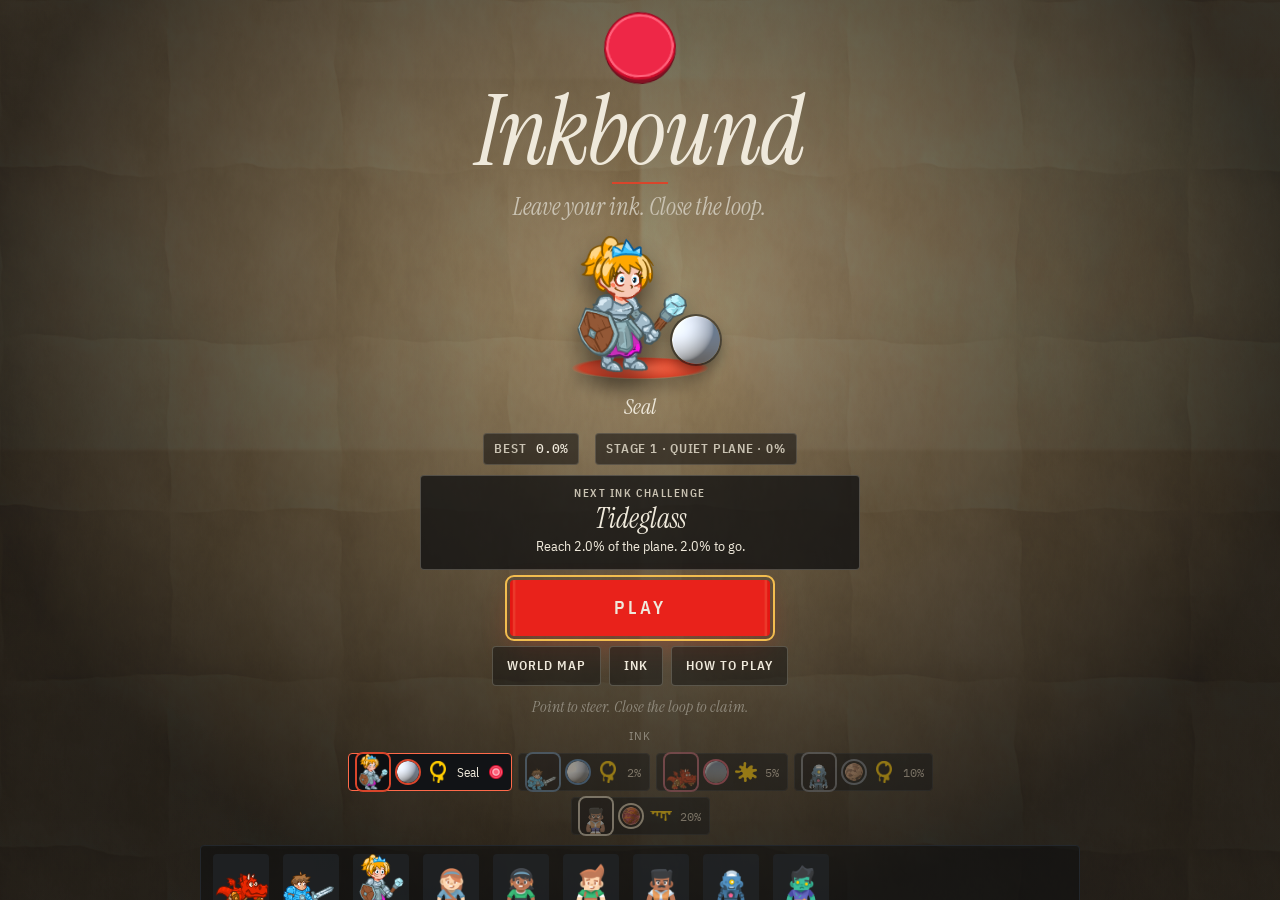
<file: index.html>
<!doctype html>
<html lang="en">
<head>
  <meta charset="utf-8">
  <meta name="viewport" content="width=device-width, initial-scale=1, viewport-fit=cover, user-scalable=no">
  <meta name="theme-color" content="#0b0c0e">
  <meta name="color-scheme" content="dark">
  <meta name="description" content="Inkbound — steer your ink across the plane, close the loop, claim what you enclose.">
  <link rel="icon" href="data:image/svg+xml,%3Csvg xmlns='http://www.w3.org/2000/svg' viewBox='0 0 32 32'%3E%3Crect width='32' height='32' rx='5' fill='%23d9452b'/%3E%3C/svg%3E">
  <title>Inkbound</title>

  <link rel="preconnect" href="https://fonts.googleapis.com">
  <link rel="preconnect" href="https://fonts.gstatic.com" crossorigin>
  <link rel="stylesheet" href="https://fonts.googleapis.com/css2?family=IBM+Plex+Mono:wght@500&family=IBM+Plex+Sans+Condensed:wght@400;500;600&family=Instrument+Serif:ital@0;1&display=swap">
  <link rel="stylesheet" href="css/style.css?v=pages-1">

  <script type="module" src="src/main.js?v=pages-1"></script>
</head>
<body data-mode="title">
  <main class="stage">
    <canvas id="game" aria-label="Inkbound arena">
      Inkbound needs a browser with Canvas support.
    </canvas>

    <section class="title-screen" data-screen="title" aria-labelledby="title-name">
      <div class="title-screen__plate" aria-hidden="true"></div>
      <div class="title-screen__shade" aria-hidden="true"></div>
      <div class="title-screen__grain" aria-hidden="true"></div>
      <div class="title-screen__content">
        <header class="title-hero">
          <span class="title-hero__seal" aria-hidden="true"></span>
          <h1 class="title-hero__name" id="title-name">Inkbound</h1>
          <span class="title-hero__rule" aria-hidden="true"></span>
          <p class="title-hero__tag">Leave your ink. Close the loop.</p>
        </header>

        <figure class="title-preview">
          <div class="title-preview__pair">
            <span class="title-preview__disk" aria-hidden="true"></span>
            <img class="title-preview__figure" data-title="figure" alt="">
            <img class="title-preview__orb" data-title="orb" alt="">
          </div>
          <figcaption class="title-preview__name" data-title="skin-name">Seal</figcaption>
        </figure>

        <div class="title-meta">
          <p class="title-meta__best">Best <span data-title="best">0.0%</span></p>
          <p class="title-meta__stage" data-title="stage">Stage 1 · Quiet Plane · 0%</p>
        </div>

        <section class="title-next" data-title="next" aria-label="Next ink challenge">
          <p class="title-next__kicker">Next ink challenge</p>
          <p class="title-next__name" data-title="next-name">Tideglass</p>
          <p class="title-next__gate" data-title="next-gate">Reach 2.0% of the plane. 2.0% to go.</p>
        </section>

        <button type="button" class="btn-play" data-title="play">Play</button>
        <nav class="title-routes" aria-label="Menu">
          <button type="button" class="btn-route" data-title="map">World map</button>
          <button type="button" class="btn-route" data-title="ink">Ink</button>
          <button type="button" class="btn-route" data-title="howto">How to play</button>
        </nav>
        <p class="title-hint">Point to steer. Close the loop to claim.</p>

        <div class="title-ink">
          <span class="title-ink__label">Ink</span>
          <div class="skin-picker" data-title="skins"></div>
        </div>

        <div class="hud-cast title-cast" data-hud="cast" aria-label="Figures"></div>
      </div>
    </section>

    <!--
      SYS2 world-map mount.
      data-screen="map" and game.state "map" while this screen is showing.
      The match does not tick. Replace [data-map="board"] or call
      window.InkboundFlow.mountMap(function (board, status, catalog) {}).
      Leave [data-map="play"], [data-map="home"], and [data-map="ink"].
    -->
    <section class="shell-screen map-screen" data-screen="map" hidden aria-labelledby="map-title">
      <div class="shell-screen__plate" aria-hidden="true"></div>
      <div class="shell-screen__shade" aria-hidden="true"></div>
      <div class="shell-screen__grain" aria-hidden="true"></div>
      <div class="shell-screen__content">
        <p class="shell-kicker">Planes</p>
        <h2 class="shell-title" id="map-title">World map</h2>
        <p class="shell-status" data-map="status">Stage 1 · Quiet Plane · 0%</p>
        <div class="map-board" data-map="board" data-map-hook="sys2" aria-label="Planes"></div>
        <p class="shell-detail" data-map="detail">Play continues on Quiet Plane.</p>
        <div class="shell-actions">
          <button type="button" class="btn-play" data-map="play">Play</button>
          <button type="button" class="btn-home" data-map="ink">Ink</button>
          <button type="button" class="btn-home" data-map="home">Home</button>
        </div>
      </div>
    </section>

    <section class="shell-screen howto-screen" data-screen="howto" hidden aria-labelledby="howto-title">
      <div class="shell-screen__plate" aria-hidden="true"></div>
      <div class="shell-screen__shade" aria-hidden="true"></div>
      <div class="shell-screen__grain" aria-hidden="true"></div>
      <div class="shell-screen__content">
        <p class="shell-kicker">Before you ink</p>
        <h2 class="shell-title" id="howto-title">How to play</h2>
        <ol class="howto-list">
          <li><strong>Steer.</strong> Point, or hold WASD. The bead keeps moving.</li>
          <li><strong>Leave a line.</strong> Inside your ink you are safe. Step outside and you lay a wet line.</li>
          <li><strong>Close the loop.</strong> Come home across your own ink to claim the ground you enclosed.</li>
          <li><strong>Do not cross your line.</strong> Your own wet trail ends the run.</li>
          <li><strong>Guard the trail.</strong> An enemy bead on your wet line cuts you. Their body does not. The rim does not.</li>
          <li><strong>Take the plane.</strong> Own every cell and the plane is yours. Your best share opens new inks.</li>
        </ol>
        <div class="shell-actions">
          <button type="button" class="btn-play" data-howto="play">Play</button>
          <button type="button" class="btn-home" data-howto="home">Home</button>
        </div>
      </div>
    </section>

    <section class="shell-screen ink-screen" data-screen="ink" hidden aria-labelledby="ink-title">
      <div class="shell-screen__plate" aria-hidden="true"></div>
      <div class="shell-screen__shade" aria-hidden="true"></div>
      <div class="shell-screen__grain" aria-hidden="true"></div>
      <div class="shell-screen__content">
        <p class="shell-kicker">Your figure</p>
        <h2 class="shell-title" id="ink-title">Choose your ink</h2>
        <figure class="title-preview">
          <div class="title-preview__pair">
            <span class="title-preview__disk" aria-hidden="true"></span>
            <img class="title-preview__figure" data-ink="figure" alt="">
            <img class="title-preview__orb" data-ink="orb" alt="">
          </div>
          <figcaption class="title-preview__name" data-ink="skin-name">Seal</figcaption>
        </figure>
        <p class="shell-detail" data-ink="blurb">The stamped vermilion.</p>
        <p class="shell-detail" data-ink="next">Tideglass</p>
        <div class="skin-picker ink-picker" data-ink="skins"></div>
        <div class="shell-actions">
          <button type="button" class="btn-play" data-ink="play">Play</button>
          <button type="button" class="btn-home" data-ink="map">World map</button>
          <button type="button" class="btn-home" data-ink="home">Home</button>
        </div>
      </div>
    </section>

    <!--
      HUD root. src/render/Hud.js owns everything inside #hud.
      The child elements below are optional hooks; Hud.js may fill, replace, or ignore them.
      Class contract is documented in css/style.css.
    -->
    <div id="hud" class="hud" aria-hidden="true">
      <header class="hud__brand brand">
        <span class="brand__seal" aria-hidden="true"></span>
        <span class="brand__word">Inkbound</span>
        <button type="button" class="btn-menu" data-hud="menu">Home</button>
      </header>

      <section class="hud-percent" aria-live="polite" aria-atomic="true">
        <span class="hud-percent__value" data-hud="percent">0.0<small>%</small></span>
        <span class="hud-percent__label">of the plane</span>
        <span class="hud-percent__best">Best <span data-hud="best">0.0%</span></span>
        <div class="hud-stage" data-hud="stage">
          <div class="hud-stage__meta">
            <span class="hud-stage__name" data-hud="stage-name">Stage 1 · Quiet Plane</span>
            <span class="hud-stage__pct" data-hud="stage-pct">0%</span>
          </div>
          <div class="hud-stage__track" role="progressbar" aria-label="Stage completion" aria-valuemin="0" aria-valuemax="100" aria-valuenow="0" data-hud="stage-bar">
            <span class="hud-stage__fill" data-hud="stage-fill"></span>
          </div>
        </div>
      </section>

      <ol class="hud-board" data-hud="board" aria-label="Leaderboard"></ol>

      <ol class="hud-feed" data-hud="feed" aria-label="Recent cuts" hidden></ol>

      <p class="hud-hint" data-hud="hint">Point to steer. Close the loop to claim.</p>

      <div class="hud-overlay" data-hud="overlay" role="dialog" aria-modal="true" aria-labelledby="hud-overlay-title" hidden>
        <div class="hud-overlay__card">
          <span class="hud-overlay__medal" data-hud="overlay-medal" hidden aria-hidden="true"></span>
          <p class="hud-overlay__kicker" data-hud="overlay-kicker"></p>
          <h2 class="hud-overlay__title" id="hud-overlay-title" data-hud="overlay-title"></h2>
          <p class="hud-overlay__line" data-hud="overlay-line" hidden></p>
          <p class="hud-overlay__stats" data-hud="overlay-stats"></p>
          <p class="hud-overlay__best" data-hud="overlay-best"></p>
          <div class="hud-overlay__unlocks" data-hud="overlay-unlocks" hidden aria-live="polite"></div>
          <p class="hud-overlay__stage" data-hud="overlay-stage"></p>
          <div class="hud-overlay__ink">
            <span class="hud-overlay__ink-label">Ink</span>
            <div class="skin-picker" data-hud="skins"></div>
          </div>
          <div class="hud-overlay__actions">
            <button type="button" class="btn-restart" data-hud="restart">Restart</button>
            <button type="button" class="btn-home" data-hud="map">Map</button>
            <button type="button" class="btn-home" data-hud="home">Home</button>
          </div>
        </div>
      </div>
    </div>

    <noscript>
      <p class="noscript">Inkbound needs JavaScript to run.</p>
    </noscript>
  </main>
</body>
</html>
</file>
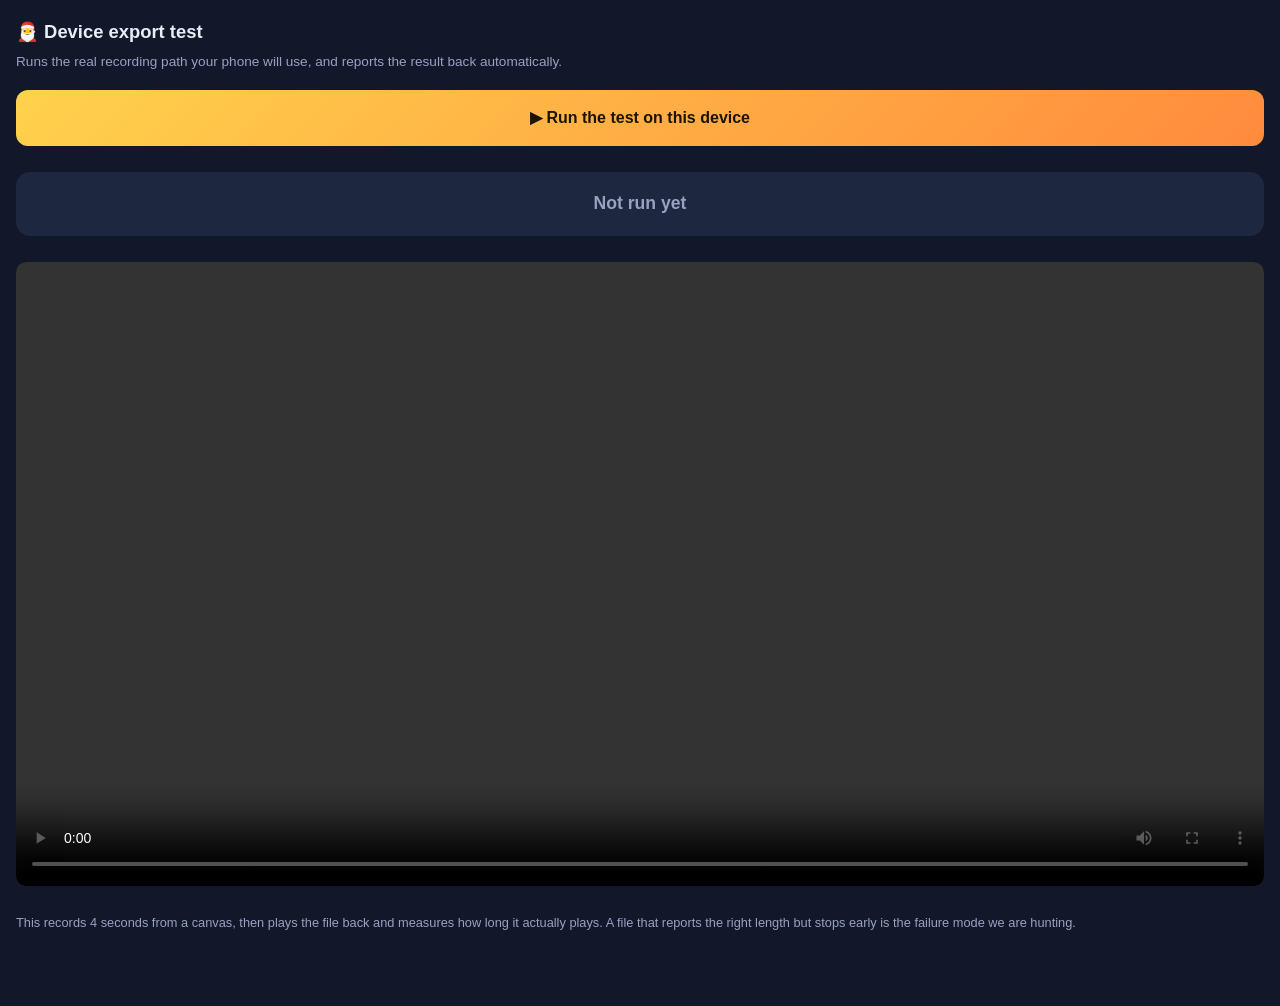
<file: mobile_test.html>
<!DOCTYPE html>
<html lang="en">
<head>
<meta charset="UTF-8">
<meta name="viewport" content="width=device-width, initial-scale=1.0, viewport-fit=cover">
<title>Santa — device export test</title>
<style>
  body { font:16px/1.55 -apple-system,BlinkMacSystemFont,"Segoe UI",Roboto,sans-serif;
         background:#12172a; color:#e9edf7; margin:0; padding:18px 16px 60px; }
  h1 { font-size:1.15rem; margin:0 0 4px; }
  .sub { color:#98a2c0; font-size:.85rem; margin:0 0 18px; }
  button { font:inherit; font-weight:600; padding:16px; width:100%; border-radius:12px;
           border:0; margin-bottom:12px; background:linear-gradient(135deg,#ffd24c,#ff8b3d); color:#1a1400; }
  button.ghost { background:#1e2740; color:#e9edf7; }
  .verdict { padding:18px; border-radius:14px; font-weight:700; font-size:1.1rem;
             margin:14px 0; text-align:center; }
  .pass { background:#134d36; color:#7ff0bd; }
  .fail { background:#5c1a1a; color:#ff9d9d; }
  .warn { background:#5c4a12; color:#ffd980; }
  .busy { background:#1e2740; color:#98a2c0; }
  table { width:100%; border-collapse:collapse; font-size:.82rem; margin-top:10px; }
  td { padding:7px 4px; border-bottom:1px solid rgba(255,255,255,.08); vertical-align:top; }
  td:last-child { text-align:right; white-space:nowrap; }
  .ok { color:#7ff0bd; } .no { color:#ff9d9d; } .mid { color:#ffd980; }
  .note { color:#98a2c0; font-size:.8rem; margin-top:20px; }
  video { width:100%; border-radius:10px; margin-top:12px; background:#000; }
</style>
</head>
<body>
<h1>🎅 Device export test</h1>
<p class="sub">Runs the real recording path your phone will use, and reports the result back automatically.</p>

<button id="go">▶ Run the test on this device</button>
<div class="verdict busy" id="v">Not run yet</div>

<table id="t"></table>
<video id="play" controls playsinline></video>
<p class="note">This records 4 seconds from a canvas, then plays the file back and
measures how long it actually plays. A file that reports the right length but
stops early is the failure mode we are hunting.</p>

<script>
const V = document.getElementById("v"), T = document.getElementById("t");
const rows = [];
function add(name, val, cls) {
  rows.push([name, val, cls || ""]);
  T.innerHTML = rows.map(r => `<tr><td>${r[0]}</td><td class="${r[2]}">${r[1]}</td></tr>`).join("");
}
const say = (t, c) => { V.textContent = t; V.className = "verdict " + c; };

// Report to the collector if one is reachable; never let that break the test.
function report(payload) {
  const go = () => {
    try {
      fetch("/report", {
        method: "POST", headers: { "Content-Type": "application/json" },
        body: JSON.stringify(payload), keepalive: true,
      }).catch(() => {});
    } catch (e) {}
  };
  // Same-origin when served by the collector; fall back to no-op.
  go();
}

const canvas = document.createElement("canvas");
canvas.width = 640; canvas.height = 400;
const cx = canvas.getContext("2d");

let frames = 0;
function draw(t) {
  // A deliberately busy scene: moving shapes catch dropped/black frames that a
  // static colour test would miss.
  cx.fillStyle = "#1a2138"; cx.fillRect(0, 0, 640, 400);
  cx.fillStyle = "#c1272d";
  cx.beginPath();
  cx.arc(320 + Math.cos(t / 400) * 180, 200 + Math.sin(t / 400) * 90, 55, 0, 7);
  cx.fill();
  cx.fillStyle = "#ffd24c";
  cx.fillRect(20, 20, (t / 16) % 600, 24);
  frames++;
  if (running) requestAnimationFrame(draw);
}
let running = false;

function supportedTypes() {
  if (typeof MediaRecorder === "undefined") return [];
  return [
    "video/mp4;codecs=avc1.42E01E",
    "video/mp4",
    "video/webm;codecs=vp9",
    "video/webm;codecs=vp8",
    "video/webm",
  ].filter(t => {
    try { return MediaRecorder.isTypeSupported(t); } catch (e) { return false; }
  });
}

document.getElementById("go").addEventListener("click", run);

async function run() {
  running = true; frames = 0;
  say("Testing…", "busy");
  add("MediaRecorder", typeof MediaRecorder !== "undefined" ? "available" : "MISSING",
      typeof MediaRecorder !== "undefined" ? "ok" : "no");
  add("canvas.captureStream", typeof canvas.captureStream === "function" ? "available" : "MISSING",
      typeof canvas.captureStream === "function" ? "ok" : "no");
  add("VideoEncoder (WebCodecs)", typeof VideoEncoder !== "undefined" ? "available" : "absent",
      typeof VideoEncoder !== "undefined" ? "ok" : "mid");

  const types = supportedTypes();
  add("Encoders offered", types.length ? types.map(t => t.split(";")[0]).join(", ") : "none",
      types.length ? "ok" : "no");
  if (!types.length) {
    say("FAIL — this browser cannot record video", "fail");
    report({ test: "export", verdict: "fail", reason: "no supported mime type", ua: navigator.userAgent });
    return;
  }

  const mime = types[0];
  const stream = canvas.captureStream(30);
  const chunks = [];
  let rec;
  try {
    rec = new MediaRecorder(stream, { mimeType: mime, videoBitsPerSecond: 2_000_000 });
  } catch (e) {
    say("FAIL — MediaRecorder rejected the encoder", "fail");
    report({ test: "export", verdict: "fail", reason: "constructor threw: " + e.message, ua: navigator.userAgent });
    return;
  }
  rec.ondataavailable = e => { if (e.data && e.data.size) chunks.push(e.data); };
  const stopped = new Promise(r => (rec.onstop = r));
  rec.start(250);

  requestAnimationFrame(draw);
  await new Promise(r => setTimeout(r, 4000));
  rec.stop();
  await stopped;
  running = false;

  const blob = new Blob(chunks, { type: mime });
  const bytes = blob.size;
  add("Recorded size", (bytes / 1024).toFixed(0) + " KB", bytes > 20000 ? "ok" : "no");
  add("Frames drawn", String(frames), frames > 60 ? "ok" : "mid");

  if (bytes < 10000) {
    say("FAIL — the recording came out empty", "fail");
    report({ test: "export", verdict: "fail", reason: "blob only " + bytes + " bytes", ua: navigator.userAgent });
    return;
  }

  // The real test: does it actually PLAY, and for how long?
  const url = URL.createObjectURL(blob);
  const v = document.getElementById("play");
  v.src = url;
  const meta = await new Promise(res => {
    v.onloadedmetadata = () => res({ dur: v.duration, w: v.videoWidth, h: v.videoHeight });
    v.onerror = () => res(null);
    setTimeout(() => res(null), 6000);
  });

  if (!meta) {
    say("FAIL — the file will not play at all", "fail");
    report({ test: "export", verdict: "fail", reason: "video element refused the blob", mime, bytes, ua: navigator.userAgent });
    return;
  }
  add("Reported duration", meta.dur ? meta.dur.toFixed(2) + "s" : "unknown", meta.dur > 0 ? "ok" : "mid");
  add("Resolution", meta.w + "x" + meta.h, "mid");

  // Play it through and see how much of the duration actually advances.
  const played = await new Promise(res => {
    let end = 0;
    const t0 = performance.now();
    v.onended = () => { end = v.currentTime; };
    v.currentTime = 0;
    const iv = setInterval(() => {
      end = Math.max(end, v.currentTime);
      if (v.ended || performance.now() - t0 > 12000) { clearInterval(iv); res(end); }
    }, 120);
    v.play().catch(() => {});
  });

  const expected = meta.dur && meta.dur > 0 ? meta.dur : 4;
  const got = played > 0 ? played : 0;
  const ratio = got / expected;
  add("Actually played", got.toFixed(2) + "s of " + expected.toFixed(2) + "s",
      ratio > 0.8 ? "ok" : "no");

  if (ratio > 0.8) {
    say("PASS — video records and plays in full", "pass");
    report({ test: "export", verdict: "pass", mime, bytes, expected, got, ua: navigator.userAgent });
  } else if (got > 0.2) {
    say("PARTIAL — plays then freezes (" + got.toFixed(1) + "s of " + expected.toFixed(1) + "s)", "warn");
    report({ test: "export", verdict: "partial", mime, bytes, expected, got, ua: navigator.userAgent });
  } else {
    say("FAIL — records but does not play", "fail");
    report({ test: "export", verdict: "fail", reason: "played " + got.toFixed(2) + "s", mime, bytes, ua: navigator.userAgent });
  }
}
</script>
</body>
</html>
</file>
<file: css/style.css>
/* ==========================================================================
   Inkbound — style.css
   Tokens are canonical: src/render/* should read them via getComputedStyle
   rather than hard-coding hex values. See docs/BRAND.md.

   HUD class contract (owned by src/render/Hud.js):
     #hud.hud                      root, pointer-events: none
     .hud-percent__value           big % readout (put the unit in <small>)
     .hud-board > li.hud-board__row
        style="--row-ink: var(--ink-bot-1)"   per-row ink color
        .is-self / .is-dead / .is-lead          row states (lead wears the crown)
        > .hud-board__swatch  .hud-board__name  .hud-board__pct
     .hud-hint                     add .is-faded to dismiss
     .title-screen                 home / title; match HUD stays under it until Play
     .title-cast                   figure plates, home only (not on the playfield)
     .title-next                   next earned ink; not a shop
     .hud-feed                     recent cut lines during a match
     .hud-overlay__kicker          "Last line" or "Sealed" above the death sentence
     .hud-overlay[hidden]          death / win card; remove [hidden] to show
        .hud-overlay--win          win variant
        .hud-overlay__title  .hud-overlay__stats  .btn-restart
        .hud-overlay__best           new-best line
        .hud-overlay__unlocks        catalog unlock celebration row
        .skin-picker > .skin-chip    player ink picker (src/render/SkinPicker.js)
     .hud-percent__best            persisted best % (data-hud="best")
   ========================================================================== */

:root {
  /* Surface */
  --sumi-950: #0b0c0e;
  --sumi-900: #111316;
  --sumi-800: #181b1f;
  --sumi-700: #23272c;
  --sumi-600: #353a41;

  /* Text */
  --bone-100: #efe9db;
  --bone-300: #c9c2b2;
  --bone-500: #8f897c;

  /* Inks: dry = owned territory, wet = open trail */
  --ink-player: #d9452b;
  --ink-player-wet: #ff6a4a;
  --ink-bot-1: #1f9e94;
  --ink-bot-1-wet: #3fd1c4;
  --ink-bot-2: #c9962e;
  --ink-bot-2-wet: #f2bd4f;
  --ink-bot-3: #6f9a3c;
  --ink-bot-3-wet: #9cc95c;
  --ink-bot-4: #8d4ea8;
  --ink-bot-4-wet: #c48ad8;
  --ink-bot-5: #b85a2a;
  --ink-bot-5-wet: #e89262;
  --ink-bot-6: #2f8f6a;
  --ink-bot-6-wet: #67c9a0;
  --ink-bot-7: #9a3d88;
  --ink-bot-7-wet: #d67bc4;

  /* State */
  --state-cut: #ff6a4a;
  --state-win: #efe9db;
  --focus-ring: #f2bd4f;

  /* Type */
  --font-display: "Instrument Serif", "Iowan Old Style", "Palatino Linotype", Georgia, serif;
  --font-ui: "IBM Plex Sans Condensed", "Arial Narrow", "Helvetica Neue", Arial, sans-serif;
  --font-num: "IBM Plex Mono", ui-monospace, "SFMono-Regular", Menlo, Consolas, monospace;

  /* Layout */
  --hud-pad: clamp(12px, 2.4vw, 28px);
  --safe-t: env(safe-area-inset-top, 0px);
  --safe-r: env(safe-area-inset-right, 0px);
  --safe-b: env(safe-area-inset-bottom, 0px);
  --safe-l: env(safe-area-inset-left, 0px);
  --radius: 4px;
  --hairline: 1px solid var(--sumi-700);
  --ease-out: cubic-bezier(0.2, 0.7, 0.2, 1);
}

/* ---------- Reset / base ---------- */

*,
*::before,
*::after {
  box-sizing: border-box;
}

html,
body {
  height: 100%;
  margin: 0;
}

body {
  overflow: hidden;
  background: var(--sumi-950);
  color: var(--bone-100);
  font-family: var(--font-ui);
  font-size: 15px;
  line-height: 1.4;
  -webkit-font-smoothing: antialiased;
  -moz-osx-font-smoothing: grayscale;
  -webkit-tap-highlight-color: transparent;
  user-select: none;
  -webkit-user-select: none;
  touch-action: none;
  overscroll-behavior: none;
}

/* ---------- Stage + canvas ---------- */

.stage {
  position: fixed;
  inset: 0;
  overflow: hidden;
  isolation: isolate;
}

#game {
  position: absolute;
  inset: 0;
  display: block;
  width: 100%;
  height: 100%;
  background: var(--sumi-950);
  cursor: crosshair;
  touch-action: none;
}

/* Catalog parchment under a vignette. Both layers sit under the HUD and never take input.
   Bitmaps come from --art-* (IMAGE_INDEX), not generated textures.
   Tiles are large so 1024 paper fiber reads as a sheet, not a muddy repeat. */
.stage::before {
  content: "";
  position: absolute;
  inset: 0;
  z-index: 1;
  pointer-events: none;
  opacity: 0.11;
  background-image: var(--art-floor, none), var(--art-plane-grain, none);
  background-size: 520px 520px, 760px 760px;
  background-repeat: repeat, repeat;
  mix-blend-mode: soft-light;
}

.stage::after {
  content: "";
  position: absolute;
  inset: 0;
  z-index: 1;
  pointer-events: none;
  background: radial-gradient(ellipse at center, transparent 52%, rgb(0 0 0 / 0.62) 100%);
}

/* ---------- HUD root ---------- */

.hud {
  position: absolute;
  inset: 0;
  z-index: 2;
  pointer-events: none;
  padding:
    calc(var(--hud-pad) + var(--safe-t))
    calc(var(--hud-pad) + var(--safe-r))
    calc(var(--hud-pad) + var(--safe-b))
    calc(var(--hud-pad) + var(--safe-l));
  display: grid;
  grid-template-columns: 1fr auto;
  grid-template-rows: auto 1fr auto;
  grid-template-areas:
    "brand  board"
    "feed   board"
    "score  hint";
  gap: var(--hud-pad);
  text-shadow: 0 1px 2px rgb(0 0 0 / 0.6);
}

/* ---------- Brand ---------- */

.brand {
  grid-area: brand;
  align-self: start;
  display: inline-flex;
  align-items: center;
  gap: 10px;
}

.brand__seal {
  width: 28px;
  height: 28px;
  background-color: transparent;
  background-image: var(--art-brand-seal, none), var(--art-icon-circle, none);
  background-size: 100% 100%, 124% 124%;
  background-repeat: no-repeat;
  background-position: center;
  border-radius: 50%;
  box-shadow: inset 0 0 0 1px rgb(0 0 0 / 0.25);
  transform: rotate(-4deg);
}

.brand__word {
  font-family: var(--font-display);
  font-style: italic;
  font-size: 22px;
  letter-spacing: 0.01em;
  color: var(--bone-100);
}

/* ---------- Territory % ---------- */

.hud-percent {
  grid-area: score;
  align-self: end;
  display: flex;
  flex-direction: column;
  gap: 4px;
  width: min(280px, 78vw);
  padding: 12px 14px 14px;
  background: rgb(11 12 14 / 0.72);
  border: var(--hairline);
  border-radius: var(--radius);
  backdrop-filter: blur(8px);
  -webkit-backdrop-filter: blur(8px);
}

.hud-percent__value {
  font-family: var(--font-display);
  font-size: clamp(52px, 8.5vw, 96px);
  line-height: 0.85;
  font-variant-numeric: tabular-nums;
  color: var(--bone-100);
  letter-spacing: -0.02em;
}

.hud-percent__value small {
  font-size: 0.42em;
  font-style: italic;
  margin-left: 0.08em;
  color: var(--ink-player-wet);
  letter-spacing: 0;
}

.hud-percent__label {
  font-family: var(--font-display);
  font-style: italic;
  font-size: 17px;
  color: var(--bone-300);
  padding-left: 2px;
}

.hud-percent__best {
  margin-top: 6px;
  padding: 7px 10px;
  width: fit-content;
  max-width: 100%;
  font-family: var(--font-ui);
  font-size: 15px;
  font-weight: 600;
  letter-spacing: 0.06em;
  text-transform: uppercase;
  color: var(--bone-100);
  background: rgb(53 58 65 / 0.95);
  border: 1px solid rgb(143 137 124 / 0.45);
  border-radius: var(--radius);
}

.hud-percent__best [data-hud="best"] {
  margin-left: 8px;
  font-family: var(--font-num);
  font-size: 16px;
  font-weight: 500;
  letter-spacing: 0;
  color: var(--bone-100);
  font-variant-numeric: tabular-nums;
}

.hud-stage {
  margin-top: 8px;
  padding: 9px 10px 10px;
  width: 100%;
  display: flex;
  flex-direction: column;
  gap: 8px;
  background: rgb(35 39 44 / 0.95);
  border: 1px solid rgb(143 137 124 / 0.35);
  border-radius: var(--radius);
}

.hud-stage__meta {
  display: flex;
  align-items: baseline;
  justify-content: space-between;
  gap: 10px;
}

.hud-stage__name {
  font-family: var(--font-display);
  font-style: italic;
  font-size: 18px;
  color: var(--bone-100);
  white-space: nowrap;
  overflow: hidden;
  text-overflow: ellipsis;
}

.hud-stage__pct {
  font-family: var(--font-num);
  font-size: 14px;
  font-weight: 500;
  font-variant-numeric: tabular-nums;
  color: var(--ink-player-wet);
}

.hud-stage__pct::before {
  content: "";
  display: inline-block;
  width: 12px;
  height: 12px;
  margin-right: 6px;
  vertical-align: -2px;
  background: var(--art-hud-jewel, none) center / contain no-repeat;
}

.hud-stage__track {
  position: relative;
  height: 10px;
  width: 100%;
  background: rgb(201 194 178 / 0.22);
  border-radius: 3px;
  overflow: hidden;
  box-shadow: inset 0 0 0 1px rgb(201 194 178 / 0.35);
}

.hud-stage__fill {
  display: block;
  height: 100%;
  width: 0%;
  min-width: 0;
  background: linear-gradient(90deg, var(--ink-player), var(--ink-player-wet));
  border-radius: 3px;
  transition: width 260ms var(--ease-out);
}

/* ---------- Leaderboard ---------- */

.hud-board {
  grid-area: board;
  align-self: start;
  justify-self: end;
  list-style: none;
  margin: 0;
  padding: 6px 0;
  min-width: 196px;
  max-height: min(52vh, 480px);
  overflow-y: auto;
  background: rgb(17 19 22 / 0.92);
  border: var(--hairline);
  border-radius: var(--radius);
  backdrop-filter: blur(6px);
  -webkit-backdrop-filter: blur(6px);
  text-shadow: none;
}

.hud-board:empty {
  display: none;
}

.hud-board__row {
  --row-ink: var(--bone-500);
  display: grid;
  grid-template-columns: 22px 1fr auto;
  align-items: center;
  gap: 8px;
  padding: 3px 12px;
  font-size: 14px;
  color: var(--bone-100);
  transition: opacity 240ms var(--ease-out);
}

.hud-board__swatch {
  width: 22px;
  height: 26px;
  border-radius: 4px;
  background: var(--row-ink) center / contain no-repeat;
}

.hud-board__row.has-bead .hud-board__swatch {
  background-color: rgb(11 12 14 / 0.35);
  background-image: var(--row-art);
  background-size: contain;
  background-repeat: no-repeat;
  background-position: center bottom;
}

.hud-board__name {
  overflow: hidden;
  white-space: nowrap;
  text-overflow: ellipsis;
}

.hud-board__pct {
  font-family: var(--font-num);
  font-size: 13px;
  font-variant-numeric: tabular-nums;
  color: var(--bone-100);
}

.hud-board__row.is-self {
  color: var(--bone-100);
  font-weight: 600;
  box-shadow: inset 2px 0 0 var(--ink-player);
}

.hud-board__row.is-dead {
  opacity: 0.38;
}

.hud-board__row.is-dead .hud-board__name {
  text-decoration: line-through;
  text-decoration-color: var(--row-ink);
}

/* Catalog medal on the current share leader. Decorative; rank is the order. */
.hud-board__row.is-lead .hud-board__name::before {
  content: "";
  display: inline-block;
  width: 14px;
  height: 16px;
  margin-right: 6px;
  vertical-align: -3px;
  background: var(--art-leader-medal, none) center / contain no-repeat;
}

/* ---------- Kill feed ---------- */

.hud-feed {
  grid-area: feed;
  align-self: end;
  justify-self: start;
  list-style: none;
  margin: 0;
  padding: 8px 12px;
  min-width: 200px;
  max-width: min(340px, 48vw);
  background: rgb(17 19 22 / 0.92);
  border: var(--hairline);
  border-left: 3px solid var(--state-cut);
  border-radius: var(--radius);
  text-shadow: none;
}

.hud-feed[hidden] {
  display: none;
}

.hud-feed__line {
  margin: 0;
  padding: 2px 0;
  font-size: 14px;
  line-height: 1.3;
  color: var(--bone-100);
}

.hud-feed__line.is-you {
  color: var(--ink-player-wet);
  font-weight: 600;
}

/* The catalog gallery stays on the home screen. A match never paints it. */
body[data-mode="playing"] .hud-cast,
body[data-mode="playing"] [data-hud="cast"] {
  display: none !important;
}

/* ---------- Hint ---------- */

.hud-hint {
  grid-area: hint;
  align-self: end;
  justify-self: end;
  margin: 0;
  font-family: var(--font-display);
  font-style: italic;
  font-size: 17px;
  color: var(--bone-500);
  transition: opacity 600ms var(--ease-out);
}

.hud-hint.is-faded {
  opacity: 0;
}

/* ---------- Death / win overlay ---------- */

.hud-overlay {
  position: absolute;
  inset: 0;
  z-index: 3;
  display: grid;
  place-items: safe center;
  overflow-y: auto;
  padding: var(--hud-pad);
  pointer-events: auto;
  background: rgb(11 12 14 / 0.62);
  animation: overlay-in 260ms var(--ease-out) both;
}

.hud-overlay[hidden] {
  display: none;
}

.hud-overlay__card {
  width: min(640px, 100%);
  padding: 28px 28px 24px;
  background: var(--sumi-800);
  border: var(--hairline);
  border-top: 3px solid var(--state-cut);
  border-radius: var(--radius);
  box-shadow: 0 24px 60px rgb(0 0 0 / 0.55);
  text-align: left;
  text-shadow: none;
  animation: card-in 320ms var(--ease-out) both;
}

.hud-overlay--win .hud-overlay__card,
.hud-overlay--win.hud-overlay--has-unlocks .hud-overlay__card {
  border-top-color: var(--state-win);
  text-align: center;
  background-image:
    linear-gradient(180deg, rgb(17 19 22 / 0.2), rgb(17 19 22 / 0.94)),
    var(--art-plane-grain, none);
  background-size: auto, 480px 480px;
  background-position: center;
}

.hud-overlay__medal {
  width: 72px;
  height: 72px;
  margin: 0 auto 8px;
  background: var(--art-stage-medal, none) center / contain no-repeat;
}

.hud-overlay__medal[hidden] {
  display: none;
}

.hud-overlay__line {
  margin: 0 0 12px;
  font-family: var(--font-display);
  font-style: italic;
  font-size: 18px;
  line-height: 1.3;
  color: var(--bone-300);
}

.hud-overlay__line[hidden] {
  display: none;
}

.hud-overlay--win .hud-overlay__title {
  font-size: clamp(40px, 6vw, 64px);
  line-height: 0.95;
}

.hud-overlay--win .hud-overlay__actions,
.hud-overlay--win .skin-picker {
  justify-content: center;
}

.hud-overlay--win .hud-overlay__ink {
  text-align: center;
}

.hud-overlay__kicker {
  margin: 0 0 6px;
  font-size: 12px;
  font-weight: 600;
  letter-spacing: 0.14em;
  text-transform: uppercase;
  color: var(--ink-player-wet);
}

.hud-overlay__kicker:empty {
  display: none;
}

.hud-overlay--win .hud-overlay__kicker {
  color: var(--bone-100);
}

.hud-overlay__title {
  margin: 0 0 8px;
  font-family: var(--font-display);
  font-style: italic;
  font-weight: 400;
  font-size: clamp(28px, 4vw, 40px);
  line-height: 1.08;
  color: var(--bone-100);
}

.hud-overlay__stats {
  margin: 0 0 6px;
  font-size: 15px;
  color: var(--bone-300);
  font-variant-numeric: tabular-nums;
}

.hud-overlay__stats:empty {
  display: none;
}

.hud-overlay__best {
  margin: 0 0 20px;
  min-height: 1.4em;
  font-family: var(--font-display);
  font-style: italic;
  font-size: 17px;
  color: var(--bone-500);
}

.hud-overlay__best:empty {
  display: none;
}

.hud-overlay--new-best .hud-overlay__best {
  color: var(--ink-player-wet);
}

.hud-overlay--has-unlocks .hud-overlay__card {
  border-top-color: var(--ink-player-wet);
}

.hud-overlay__unlocks {
  margin: 0 0 16px;
}

.hud-overlay__unlocks[hidden] {
  display: none;
}

.hud-overlay__unlocks-label {
  margin: 0 0 10px;
  font-size: 12px;
  letter-spacing: 0.08em;
  text-transform: uppercase;
  color: var(--bone-500);
}

.hud-overlay__unlocks-list {
  display: flex;
  flex-wrap: wrap;
  gap: 10px;
}

.hud-unlock {
  position: relative;
  display: inline-flex;
  align-items: center;
  gap: 10px;
  min-height: 44px;
  padding: 6px 14px 6px 10px;
  border: 1px solid var(--sumi-700);
  border-radius: var(--radius);
  background: var(--sumi-900);
  animation: unlock-pop 520ms var(--ease-out) both;
}

.hud-unlock__burst {
  position: absolute;
  inset: -18px;
  background: var(--art-unlock-burst, none) center / contain no-repeat;
  opacity: 0.55;
  animation: unlock-burst 900ms var(--ease-out) both;
  pointer-events: none;
}

.hud-unlock__spark {
  position: absolute;
  top: -6px;
  right: -4px;
  width: 22px;
  height: 22px;
  background: var(--art-unlock-spark, none) center / contain no-repeat;
  animation: unlock-spark 700ms var(--ease-out) 80ms both;
  pointer-events: none;
}

.hud-unlock__bead {
  position: relative;
  z-index: 1;
  width: 28px;
  height: 28px;
  border-radius: 50%;
  background:
    var(--unlock-skin-art, none) center / cover no-repeat,
    radial-gradient(circle at 35% 30%, var(--unlock-wet), var(--unlock-dry) 72%);
  box-shadow: 0 0 0 2px rgb(0 0 0 / 0.35);
  flex: none;
}

.hud-unlock__name {
  position: relative;
  z-index: 1;
  font-family: var(--font-display);
  font-style: italic;
  font-size: 18px;
  color: var(--bone-100);
}

.hud-overlay__stage {
  margin: -12px 0 20px;
  font-family: var(--font-ui);
  font-size: 13px;
  letter-spacing: 0.03em;
  color: var(--bone-300);
  font-variant-numeric: tabular-nums;
}

.hud-overlay__stage.is-cleared {
  color: var(--ink-player-wet);
  font-weight: 600;
}

.hud-overlay__stage.is-cleared::before {
  content: "";
  display: inline-block;
  width: 16px;
  height: 16px;
  margin-right: 6px;
  vertical-align: -3px;
  background: var(--art-stage-medal, none) center / contain no-repeat;
}

.hud-overlay__stage:empty {
  display: none;
}

.hud-overlay__ink {
  margin: 0 0 22px;
  padding-top: 14px;
  border-top: var(--hairline);
}

.hud-overlay__ink-label {
  display: block;
  margin-bottom: 8px;
  font-size: 12px;
  letter-spacing: 0.08em;
  text-transform: uppercase;
  color: var(--bone-500);
}

/* ---------- Skin picker ---------- */

.skin-picker {
  display: flex;
  flex-wrap: wrap;
  gap: 6px;
}

.skin-chip {
  appearance: none;
  display: inline-flex;
  align-items: center;
  gap: 8px;
  min-height: 36px;
  padding: 0 12px 0 8px;
  border: 1px solid var(--sumi-700);
  border-radius: var(--radius);
  background: var(--sumi-900);
  color: var(--bone-300);
  font-family: var(--font-ui);
  font-size: 13px;
  cursor: pointer;
  transition: border-color 140ms var(--ease-out), background-color 140ms var(--ease-out);
}

.skin-chip:hover:not(:disabled) {
  border-color: var(--sumi-600);
  background: var(--sumi-950);
}

.skin-chip.is-selected,
.skin-chip.is-selected:hover:not(:disabled) {
  border-color: var(--skin-wet);
  color: var(--bone-100);
}

.skin-chip.is-selected::after {
  content: "";
  width: 14px;
  height: 14px;
  margin-left: 2px;
  background: var(--art-equipped, none) center / contain no-repeat;
  flex: none;
}

.skin-chip.is-unlocked-new {
  animation: unlock-chip 640ms var(--ease-out) both;
  border-color: var(--skin-wet);
  box-shadow: 0 0 0 1px rgb(255 106 74 / 0.35);
}

.skin-chip:focus-visible {
  outline: 2px solid var(--focus-ring);
  outline-offset: 2px;
}

.skin-chip:disabled {
  cursor: default;
  opacity: 0.45;
}

.skin-chip.is-locked .skin-chip__name {
  font-family: var(--font-num);
  font-size: 12px;
}

.skin-chip__bead {
  flex: none;
  width: 44px;
  height: 52px;
  border-radius: 6px;
  background: radial-gradient(circle at 42% 50%, var(--skin-core) 0 28%, var(--skin-wet) 30% 100%);
  box-shadow: 0 0 0 2px var(--skin-dry);
}

.skin-chip.has-art .skin-chip__bead {
  background-color: rgb(11 12 14 / 0.45);
  background-image: var(--skin-art);
  background-size: contain;
  background-repeat: no-repeat;
  background-position: center bottom;
}

.skin-chip__orb,
.skin-chip__paint {
  display: none;
  flex: none;
  width: 22px;
  height: 22px;
  background-position: center;
  background-repeat: no-repeat;
  background-size: contain;
}

.skin-chip.has-orb .skin-chip__orb {
  display: block;
  border-radius: 50%;
  background-image: var(--skin-orb);
  box-shadow: 0 0 0 2px var(--skin-dry);
}

.skin-chip.has-paint .skin-chip__paint {
  display: block;
  background-image: var(--skin-paint);
}

.skin-chip.is-locked .skin-chip__bead {
  filter: saturate(0.7);
}

.hud-cast {
  position: absolute;
  left: 50%;
  bottom: calc(var(--hud-pad) + var(--safe-b));
  transform: translateX(-50%);
  z-index: 3;
  display: flex;
  flex-wrap: wrap;
  justify-content: center;
  gap: 6px;
  max-width: min(1100px, calc(100% - 24px));
  margin: 0;
  padding: 8px;
  background: rgb(11 12 14 / 0.78);
  border: var(--hairline);
  border-radius: var(--radius);
  pointer-events: none;
}

.hud-cast__plate {
  display: flex;
  flex-direction: column;
  align-items: center;
  width: 64px;
  margin: 0;
  gap: 2px;
}

.hud-cast__plate img {
  width: 56px;
  height: 56px;
  object-fit: contain;
  object-position: center bottom;
  background: rgb(35 39 44 / 0.65);
  border-radius: 4px;
}

.hud-cast__plate figcaption {
  max-width: 64px;
  overflow: hidden;
  text-overflow: ellipsis;
  white-space: nowrap;
  font-size: 9px;
  letter-spacing: 0.02em;
  color: var(--bone-300);
}

.btn-restart {
  appearance: none;
  display: inline-flex;
  align-items: center;
  justify-content: center;
  min-width: 140px;
  min-height: 44px;
  padding: 0 22px;
  border: 0;
  border-radius: var(--radius);
  background-color: var(--ink-player);
  background-image: var(--art-restart, none);
  background-size: 100% 100%;
  background-position: center;
  background-blend-mode: soft-light;
  color: var(--bone-100);
  font-family: var(--font-ui);
  font-size: 15px;
  font-weight: 600;
  letter-spacing: 0.06em;
  text-transform: uppercase;
  cursor: pointer;
  pointer-events: auto;
  transition: background-color 140ms var(--ease-out), transform 140ms var(--ease-out);
}

.btn-restart:hover {
  background-color: var(--ink-player-wet);
  filter: brightness(1.06);
}

.btn-restart:active {
  transform: translateY(1px);
}

.btn-restart:focus-visible {
  outline: 2px solid var(--focus-ring);
  outline-offset: 3px;
}

.hud-overlay__actions {
  display: flex;
  flex-wrap: wrap;
  gap: 10px;
  align-items: center;
}

.btn-home,
.btn-menu {
  appearance: none;
  display: inline-flex;
  align-items: center;
  justify-content: center;
  border-radius: var(--radius);
  font-family: var(--font-ui);
  font-weight: 600;
  letter-spacing: 0.06em;
  text-transform: uppercase;
  cursor: pointer;
  pointer-events: auto;
}

.btn-home {
  min-width: 120px;
  min-height: 44px;
  padding: 0 18px;
  border: 1px solid var(--sumi-600);
  background: transparent;
  color: var(--bone-100);
  font-size: 15px;
}

.btn-home:hover {
  border-color: var(--bone-500);
  background: rgb(11 12 14 / 0.35);
}

.btn-menu {
  margin-left: 8px;
  min-height: 28px;
  padding: 0 10px;
  border: 1px solid rgb(143 137 124 / 0.45);
  background: rgb(11 12 14 / 0.55);
  color: var(--bone-300);
  font-size: 12px;
  letter-spacing: 0.08em;
}

.btn-menu:hover {
  color: var(--bone-100);
  border-color: var(--bone-500);
}

.btn-home:focus-visible,
.btn-menu:focus-visible,
.btn-play:focus-visible {
  outline: 2px solid var(--focus-ring);
  outline-offset: 3px;
}

/* ---------- Title / home ---------- */

body[data-mode="title"] #hud,
body[data-mode="map"] #hud,
body[data-mode="howto"] #hud,
body[data-mode="ink"] #hud {
  visibility: hidden;
}

.title-screen {
  position: absolute;
  inset: 0;
  z-index: 5;
  display: grid;
  place-items: center;
  overflow: auto;
  pointer-events: auto;
  touch-action: pan-y;
  color: var(--bone-100);
  background: var(--sumi-950);
  text-shadow: none;
}

.title-screen[hidden] {
  display: none;
}

.title-screen__plate {
  position: absolute;
  inset: -8%;
  background-image: var(--art-title-plate, none);
  background-size: cover;
  background-position: center;
  animation: plate-drift 32s ease-in-out infinite alternate;
  pointer-events: none;
}

.title-screen__shade {
  position: absolute;
  inset: 0;
  background:
    radial-gradient(ellipse at 50% 38%, rgb(11 12 14 / 0.08), rgb(11 12 14 / 0.84) 74%),
    linear-gradient(180deg, rgb(11 12 14 / 0.28), rgb(11 12 14 / 0.55));
  pointer-events: none;
}

.title-screen__grain {
  position: absolute;
  inset: 0;
  opacity: 0.2;
  background-image: var(--art-plane-grain, none);
  background-size: 680px 680px;
  mix-blend-mode: soft-light;
  pointer-events: none;
}

.title-screen__content {
  position: relative;
  z-index: 1;
  display: flex;
  flex-direction: column;
  align-items: center;
  gap: 10px;
  width: min(880px, calc(100% - 28px));
  min-width: 0;
  max-width: calc(100% - 28px);
  margin: 0 auto;
  padding: calc(12px + var(--safe-t)) 0 calc(14px + var(--safe-b));
  text-align: center;
}

.title-hero {
  display: flex;
  flex-direction: column;
  align-items: center;
  gap: 6px;
}

.title-hero__seal {
  width: 72px;
  height: 72px;
  background-color: transparent;
  background-image: var(--art-brand-seal, none), var(--art-icon-circle, none);
  background-size: 100% 100%, 124% 124%;
  background-repeat: no-repeat;
  background-position: center;
  border-radius: 50%;
  box-shadow: inset 0 0 0 1px rgb(0 0 0 / 0.28);
  animation: seal-in 700ms var(--ease-out) both;
}

.title-hero__name {
  margin: 0;
  max-width: 100%;
  font-family: var(--font-display);
  font-style: italic;
  font-weight: 400;
  font-size: clamp(42px, 11.5vw, 96px);
  line-height: 0.88;
  letter-spacing: -0.02em;
  color: var(--bone-100);
  animation: title-rise 640ms var(--ease-out) 60ms both;
}

.title-hero__rule {
  width: 56px;
  height: 2px;
  margin-top: 2px;
  background: var(--ink-player);
}

.title-hero__tag {
  margin: 2px 0 0;
  max-width: 24ch;
  font-family: var(--font-display);
  font-style: italic;
  font-size: clamp(18px, 2.4vw, 24px);
  line-height: 1.25;
  color: var(--bone-300);
}

.title-preview {
  display: flex;
  flex-direction: column;
  align-items: center;
  gap: 4px;
  margin: 0;
}

.title-preview__pair {
  position: relative;
  width: min(200px, 58vw);
  height: min(156px, 22vh);
  min-height: 120px;
}

.title-preview__disk {
  position: absolute;
  z-index: 0;
  left: 50%;
  bottom: 6%;
  width: 68%;
  height: 22px;
  transform: translateX(-50%);
  border-radius: 50%;
  background: radial-gradient(ellipse at center, var(--title-ink-wet, var(--ink-player-wet)) 0%, var(--title-ink, var(--ink-player)) 62%, transparent 72%);
  box-shadow: 0 8px 18px rgb(0 0 0 / 0.28);
}

.title-preview__figure:not([src]),
.title-preview__orb:not([src]) {
  visibility: hidden;
}

.title-preview__figure {
  position: absolute;
  z-index: 1;
  left: 50%;
  bottom: 10%;
  height: 88%;
  width: auto;
  max-width: 78%;
  transform: translateX(-58%);
  object-fit: contain;
  object-position: center bottom;
  filter: drop-shadow(0 14px 12px rgb(0 0 0 / 0.45));
  animation: figure-float 4.8s ease-in-out infinite;
}

.title-preview__orb {
  position: absolute;
  z-index: 2;
  right: 10%;
  bottom: 16%;
  width: 48px;
  height: 48px;
  border-radius: 50%;
  object-fit: cover;
  box-shadow: 0 0 0 2px rgb(11 12 14 / 0.45), 0 8px 14px rgb(0 0 0 / 0.4);
  animation: figure-float 4.8s ease-in-out 0.4s infinite;
}

.title-preview__name {
  font-family: var(--font-display);
  font-style: italic;
  font-size: 22px;
  color: var(--bone-100);
}

.title-meta {
  display: flex;
  flex-wrap: wrap;
  justify-content: center;
  gap: 6px 16px;
  width: 100%;
  max-width: 100%;
}

.title-meta p {
  margin: 0;
  max-width: 100%;
  padding: 6px 10px;
  font-size: 13px;
  font-weight: 600;
  letter-spacing: 0.06em;
  text-transform: uppercase;
  color: var(--bone-300);
  background: rgb(11 12 14 / 0.55);
  border: 1px solid rgb(143 137 124 / 0.35);
  border-radius: var(--radius);
  white-space: normal;
  text-align: center;
}

.title-meta__best span,
.title-meta [data-title="best"] {
  margin-left: 6px;
  font-family: var(--font-num);
  font-weight: 500;
  letter-spacing: 0;
  text-transform: none;
  color: var(--bone-100);
  font-variant-numeric: tabular-nums;
}

.title-next {
  width: min(440px, 100%);
  padding: 10px 14px 12px;
  text-align: center;
  background: rgb(11 12 14 / 0.72);
  border: 1px solid rgb(143 137 124 / 0.45);
  border-radius: var(--radius);
}

.title-next__kicker {
  margin: 0;
  font-size: 11px;
  font-weight: 600;
  letter-spacing: 0.14em;
  text-transform: uppercase;
  color: var(--bone-300);
}

.title-next__name {
  margin: 2px 0 0;
  font-family: var(--font-display);
  font-style: italic;
  font-size: 28px;
  line-height: 1.05;
  color: var(--bone-100);
}

.title-next__gate {
  margin: 4px 0 0;
  font-size: 14px;
  color: var(--bone-100);
}

.title-routes {
  display: flex;
  flex-wrap: wrap;
  justify-content: center;
  gap: 8px;
  width: 100%;
}

.btn-route {
  appearance: none;
  min-height: 40px;
  padding: 0 14px;
  border: 1px solid rgb(143 137 124 / 0.45);
  border-radius: var(--radius);
  background: rgb(11 12 14 / 0.45);
  color: var(--bone-100);
  font-family: var(--font-ui);
  font-size: 13px;
  font-weight: 600;
  letter-spacing: 0.08em;
  text-transform: uppercase;
  cursor: pointer;
}

.btn-route:hover {
  border-color: var(--bone-300);
  background: rgb(11 12 14 / 0.7);
}

.btn-route:focus-visible,
.shell-screen button:focus-visible {
  outline: 2px solid var(--focus-ring);
  outline-offset: 3px;
}

.title-hint {
  margin: 0;
  font-family: var(--font-display);
  font-style: italic;
  font-size: 16px;
  color: var(--bone-500);
}

.title-ink {
  display: flex;
  flex-direction: column;
  align-items: center;
  gap: 8px;
  width: 100%;
  max-width: 640px;
}

.title-ink__label {
  font-size: 12px;
  letter-spacing: 0.08em;
  text-transform: uppercase;
  color: var(--bone-500);
}

.title-screen .skin-picker {
  width: 100%;
  justify-content: center;
}

.title-screen .skin-chip {
  min-height: 32px;
  padding-right: 8px;
}

.title-screen .skin-chip__bead {
  width: 32px;
  height: 36px;
}

.btn-play {
  appearance: none;
  min-width: min(260px, 78vw);
  min-height: 56px;
  padding: 0 36px;
  border: 0;
  border-radius: var(--radius);
  background-color: var(--ink-player);
  background-image: var(--art-restart, none);
  background-size: cover;
  background-position: center;
  background-blend-mode: soft-light;
  color: var(--bone-100);
  font-family: var(--font-ui);
  font-size: 18px;
  font-weight: 600;
  letter-spacing: 0.16em;
  text-transform: uppercase;
  cursor: pointer;
  box-shadow: 0 12px 28px rgb(217 69 43 / 0.28);
  transition: background-color 140ms var(--ease-out), transform 140ms var(--ease-out);
}

.btn-play:hover {
  background-color: var(--ink-player-wet);
}

.btn-play:active {
  transform: translateY(1px);
}

.title-screen .hud-cast {
  position: static;
  left: auto;
  bottom: auto;
  transform: none;
  z-index: 1;
  width: 100%;
  min-width: 0;
  max-width: 100%;
  flex-wrap: nowrap;
  justify-content: flex-start;
  overflow-x: auto;
  pointer-events: auto;
  touch-action: pan-x;
  background: rgb(11 12 14 / 0.5);
}

.title-cast .hud-cast__plate:not(.is-figure) {
  display: none;
}

/* ---------- Shell screens: map, how to play, ink ---------- */

.shell-screen {
  position: absolute;
  inset: 0;
  z-index: 5;
  display: grid;
  place-items: center;
  overflow: auto;
  pointer-events: auto;
  touch-action: pan-y;
  color: var(--bone-100);
  background: var(--sumi-950);
  text-shadow: none;
}

.shell-screen[hidden] {
  display: none;
}

.shell-screen__plate {
  position: absolute;
  inset: -8%;
  background-image: var(--shell-plate, var(--art-title-plate, none));
  background-size: cover;
  background-position: center;
  pointer-events: none;
}

.shell-screen__shade {
  position: absolute;
  inset: 0;
  background:
    radial-gradient(ellipse at 50% 38%, rgb(11 12 14 / 0.18), rgb(11 12 14 / 0.88) 74%),
    linear-gradient(180deg, rgb(11 12 14 / 0.28), rgb(11 12 14 / 0.62));
  pointer-events: none;
}

.shell-screen__grain {
  position: absolute;
  inset: 0;
  opacity: 0.2;
  background-image: var(--art-plane-grain, none);
  background-size: 680px 680px;
  mix-blend-mode: soft-light;
  pointer-events: none;
}

.shell-screen__content {
  position: relative;
  z-index: 1;
  display: flex;
  flex-direction: column;
  align-items: center;
  gap: 12px;
  width: min(960px, calc(100% - 28px));
  margin: 0 auto;
  padding: calc(18px + var(--safe-t)) 0 calc(20px + var(--safe-b));
  text-align: center;
}

.shell-kicker {
  margin: 0;
  font-size: 12px;
  font-weight: 600;
  letter-spacing: 0.16em;
  text-transform: uppercase;
  color: var(--bone-300);
}

.shell-title {
  margin: 0;
  font-family: var(--font-display);
  font-style: italic;
  font-weight: 400;
  font-size: clamp(40px, 7vw, 72px);
  line-height: 0.92;
  color: var(--bone-100);
}

.shell-status,
.shell-detail {
  margin: 0;
  max-width: 46ch;
  font-size: 15px;
  color: var(--bone-300);
}

.shell-actions {
  display: flex;
  flex-wrap: wrap;
  justify-content: center;
  gap: 10px;
  width: 100%;
}

.shell-actions .btn-play,
.shell-actions .btn-home {
  pointer-events: auto;
}

.howto-list {
  width: min(560px, 100%);
  margin: 0;
  padding: 0 0 0 1.2em;
  text-align: left;
}

.howto-list li {
  margin: 0 0 10px;
  font-size: 16px;
  line-height: 1.35;
  color: var(--bone-100);
}

.howto-list strong {
  font-weight: 600;
}

.map-screen .shell-title {
  font-size: clamp(28px, 5vw, 44px);
}

.map-screen .shell-screen__content {
  gap: 8px;
  width: min(1040px, calc(100% - 20px));
  padding-top: calc(8px + var(--safe-t));
  padding-bottom: calc(12px + var(--safe-b));
}

.map-screen .shell-detail {
  max-width: 64ch;
}

.map-board {
  position: relative;
  width: min(920px, 100%);
}

.map-board.is-atlas {
  aspect-ratio: 16 / 10;
  width: min(760px, 100%);
  max-height: min(400px, 46vh);
  min-height: 220px;
  overflow: hidden;
  border-radius: 10px;
  background-color: #cbb892;
  background-image: var(--art-map-vellum, none);
  background-size: cover;
  background-position: center;
  box-shadow:
    0 0 0 1px rgb(239 233 219 / 0.45),
    0 18px 40px rgb(0 0 0 / 0.38);
}

.map-board.is-atlas::before {
  content: "";
  position: absolute;
  inset: 0;
  z-index: 0;
  pointer-events: none;
  opacity: 0.38;
  background-image: var(--art-map-grain, var(--art-plane-grain, none));
  background-size: 460px 460px;
  mix-blend-mode: multiply;
}

.map-compass {
  position: absolute;
  left: 50%;
  top: 48%;
  z-index: 1;
  width: min(34%, 240px);
  aspect-ratio: 1;
  transform: translate(-50%, -50%);
  background: var(--art-map-compass, var(--art-icon-circle, none)) center / contain no-repeat;
  opacity: 0.92;
  pointer-events: none;
}

.shore {
  position: absolute;
  z-index: 2;
  display: block;
  margin: 0;
  padding: 0;
  overflow: hidden;
  border: 0;
  background: transparent;
  color: var(--bone-100);
  cursor: pointer;
  filter: drop-shadow(0 8px 8px rgb(48 28 8 / 0.35));
}

.shore--quiet-plane {
  left: 4%;
  top: 52%;
  width: 36%;
  height: 42%;
  z-index: 4;
  clip-path: polygon(14% 22%, 4% 46%, 8% 74%, 26% 96%, 58% 98%, 88% 76%, 98% 46%, 80% 18%, 50% 6%, 22% 10%);
}

.shore--rimward-marsh {
  left: 2%;
  top: 22%;
  width: 34%;
  height: 36%;
  z-index: 3;
  clip-path: polygon(30% 8%, 8% 24%, 2% 52%, 16% 80%, 40% 96%, 70% 86%, 96% 58%, 84% 26%, 56% 6%);
}

.shore--sumi-basin {
  left: 32%;
  top: 36%;
  width: 34%;
  height: 34%;
  z-index: 5;
  clip-path: polygon(22% 14%, 6% 38%, 14% 70%, 38% 94%, 70% 92%, 94% 66%, 96% 34%, 72% 10%, 42% 4%);
}

.shore--cinnabar-reach {
  left: 58%;
  top: 14%;
  width: 38%;
  height: 36%;
  z-index: 3;
  clip-path: polygon(18% 22%, 4% 48%, 20% 78%, 48% 96%, 80% 84%, 98% 50%, 86% 18%, 54% 4%, 28% 8%);
}

.shore--obsidian-shallows {
  left: 50%;
  top: 52%;
  width: 46%;
  height: 42%;
  z-index: 4;
  clip-path: polygon(8% 30%, 2% 58%, 20% 88%, 52% 98%, 84% 80%, 98% 46%, 80% 14%, 48% 4%, 22% 12%);
}

.shore--unsealed-horizon {
  left: 20%;
  top: 2%;
  width: 54%;
  height: 32%;
  z-index: 2;
  clip-path: polygon(8% 48%, 16% 22%, 34% 6%, 60% 2%, 84% 16%, 98% 42%, 88% 74%, 60% 96%, 32% 90%, 10% 68%);
}

.shore.is-selected {
  z-index: 7;
  box-shadow: 0 0 0 3px var(--bone-100), 0 0 0 7px rgb(217 69 43 / 0.92);
}

.shore.is-frontier:not(.is-selected) {
  box-shadow: inset 0 0 0 2px rgb(239 233 219 / 0.8);
}

.shore.is-locked {
  cursor: not-allowed;
}

.shore.is-locked .shore__plate,
.shore.is-locked .shore__terrain,
.shore.is-locked .shore__accent {
  filter: grayscale(0.25) brightness(0.82);
}

.shore.is-locked::after {
  content: "";
  position: absolute;
  z-index: 3;
  inset: 0;
  background: rgb(11 12 14 / 0.38);
  pointer-events: none;
}

.shore__plate,
.shore__terrain,
.shore__accent,
.shore__ink {
  position: absolute;
  inset: 0;
  pointer-events: none;
}

.shore__plate {
  background-image: var(--shore-plate, none);
  background-size: cover;
  background-position: var(--shore-pos, center);
}

.shore__terrain {
  background-image: var(--shore-terrain, none);
  background-size: cover;
  opacity: 0.5;
  mix-blend-mode: multiply;
}

.shore__accent {
  background-image: var(--shore-accent, none);
  background-repeat: no-repeat;
  background-position: 78% 18%;
  background-size: 68% auto;
  opacity: 0.75;
  mix-blend-mode: soft-light;
}

.shore__ink {
  top: auto;
  height: min(var(--shore-fill, 0%), 78%);
  background: linear-gradient(to top, rgb(217 69 43 / 0.78), rgb(217 69 43 / 0.12));
}

.shore__medal {
  display: none;
  position: absolute;
  z-index: 5;
  top: 8%;
  left: 10%;
  width: 16px;
  height: 32px;
  background: var(--art-stage-medal, none) center / contain no-repeat;
  pointer-events: none;
}

.shore.is-sealed .shore__medal {
  display: block;
}

.shore__copy {
  position: absolute;
  z-index: 4;
  left: 50%;
  top: 54%;
  display: flex;
  flex-direction: column;
  align-items: center;
  gap: 1px;
  max-width: 86%;
  padding: 5px 8px 6px;
  transform: translate(-50%, -50%);
  background: rgb(11 12 14 / 0.66);
  border-radius: 4px;
  pointer-events: none;
}

.shore__lock {
  display: none;
  width: 20px;
  height: 20px;
  background: var(--art-hud-jewel, none) center / contain no-repeat;
}

.shore.is-locked .shore__lock {
  display: block;
}

.shore__name {
  font-family: var(--font-display);
  font-style: italic;
  font-size: 15px;
  line-height: 1.05;
  text-align: center;
}

.shore__meta {
  font-family: var(--font-num);
  font-size: 11px;
  letter-spacing: 0.04em;
  color: var(--bone-100);
}

.shore.is-selected .shore__meta::before {
  content: "Next · ";
  font-family: var(--font-ui);
  font-weight: 600;
  letter-spacing: 0.08em;
  text-transform: uppercase;
  color: var(--ink-player-wet);
}

.shore:focus-visible {
  outline: 2px solid var(--focus-ring);
  outline-offset: 2px;
}

.map-plate {
  position: relative;
  display: block;
  min-height: 148px;
  padding: 0;
  overflow: hidden;
  border: 1px solid rgb(143 137 124 / 0.35);
  border-radius: var(--radius);
  background: var(--sumi-900);
  color: var(--bone-100);
  text-align: left;
  cursor: pointer;
}

.map-plate.is-current,
.map-plate.is-selected {
  border-color: var(--bone-100);
  box-shadow: inset 0 0 0 1px var(--ink-player);
}

.map-plate.is-ahead {
  opacity: 0.72;
}

.map-plate__art {
  position: absolute;
  inset: 0;
  width: 100%;
  height: 100%;
  object-fit: cover;
  object-position: center 62%;
}

.map-plate__shade {
  position: absolute;
  inset: 0;
  background: linear-gradient(180deg, rgb(11 12 14 / 0.15), rgb(11 12 14 / 0.82));
}

.map-plate__mark {
  position: absolute;
  top: 10px;
  right: 10px;
  width: 36px;
  height: 36px;
  object-fit: cover;
  border-radius: 50%;
  box-shadow: 0 0 0 1px rgb(11 12 14 / 0.55);
}

.map-plate__medal {
  position: absolute;
  top: 10px;
  left: 10px;
  width: 28px;
  height: 28px;
  background: var(--art-stage-medal, none) center / contain no-repeat;
}

.map-plate__copy {
  position: absolute;
  left: 0;
  right: 0;
  bottom: 0;
  display: flex;
  flex-direction: column;
  gap: 2px;
  padding: 12px;
}

.map-plate__index {
  font-family: var(--font-num);
  font-size: 11px;
  letter-spacing: 0.08em;
  color: var(--bone-300);
}

.map-plate__name {
  font-family: var(--font-display);
  font-style: italic;
  font-size: 22px;
  line-height: 1;
}

.map-plate__meta {
  font-size: 12px;
  font-weight: 600;
  letter-spacing: 0.06em;
  text-transform: uppercase;
  color: var(--bone-100);
}

.ink-screen .skin-picker {
  justify-content: center;
  width: min(720px, 100%);
}

.ink-screen .title-preview__pair {
  height: 180px;
}

/* ---------- Misc ---------- */

.noscript {
  position: absolute;
  inset: 0;
  z-index: 4;
  display: grid;
  place-items: center;
  margin: 0;
  font-family: var(--font-display);
  font-style: italic;
  font-size: 22px;
  color: var(--bone-300);
  background: var(--sumi-950);
}

@keyframes overlay-in {
  from { opacity: 0; }
  to   { opacity: 1; }
}

@keyframes card-in {
  from { opacity: 0; transform: translateY(8px); }
  to   { opacity: 1; transform: none; }
}

@keyframes unlock-pop {
  from { opacity: 0; transform: scale(0.92); }
  to   { opacity: 1; transform: none; }
}

@keyframes unlock-burst {
  from { opacity: 0; transform: scale(0.6); }
  40%  { opacity: 0.7; transform: scale(1.05); }
  to   { opacity: 0.35; transform: scale(1.15); }
}

@keyframes unlock-spark {
  from { opacity: 0; transform: scale(0.5) rotate(-12deg); }
  to   { opacity: 1; transform: scale(1) rotate(0deg); }
}

@keyframes unlock-chip {
  0%   { transform: scale(1); }
  35%  { transform: scale(1.04); }
  100% { transform: scale(1); }
}

@keyframes seal-in {
  from { opacity: 0; transform: rotate(-16deg) scale(0.92); }
  to   { opacity: 1; transform: rotate(-4deg) scale(1); }
}

@keyframes title-rise {
  from { opacity: 0; transform: translateY(12px); }
  to   { opacity: 1; transform: none; }
}

@keyframes figure-float {
  0%, 100% { translate: 0 0; }
  50%      { translate: 0 -8px; }
}

@keyframes plate-drift {
  from { transform: scale(1.04) translate3d(0, -1.2%, 0); }
  to   { transform: scale(1.08) translate3d(0, 1.2%, 0); }
}

/* ---------- Responsive ---------- */

@media (max-width: 640px) {
  .hud {
    grid-template-columns: 1fr;
    grid-template-rows: auto auto auto 1fr auto auto;
    grid-template-areas:
      "brand"
      "board"
      "feed"
      "."
      "hint"
      "score";
  }

  .hud-feed {
    justify-self: stretch;
    max-width: none;
  }

  .hud-board {
    justify-self: stretch;
    display: flex;
    flex-wrap: wrap;
    padding: 4px;
    min-width: 0;
  }

  .hud-board__row {
    flex: 1 1 45%;
    padding: 4px 8px;
    font-size: 13px;
  }

  .hud-hint {
    display: block;
    justify-self: start;
    align-self: end;
    max-width: min(280px, 72vw);
    font-size: 15px;
  }

  .title-hero__seal {
    width: 52px;
    height: 52px;
  }

  .title-hero__name {
    font-size: clamp(40px, 12vw, 56px);
  }

  .title-hero__tag {
    font-size: 16px;
  }

  .title-preview__pair {
    height: 132px;
    min-height: 132px;
  }

  .title-screen__content {
    gap: 8px;
  }

  .title-meta {
    width: 100%;
  }

  .title-meta p {
    font-size: 11px;
    letter-spacing: 0.03em;
  }

  .hud-percent,
  .hud-board,
  .brand {
    position: relative;
    z-index: 4;
  }

  /* The death card must sit above the live HUD and stay fully reachable.
     A centered card was sliding its title under the board and its Restart
     button under the score panel. */
  .hud-overlay {
    z-index: 6;
    overflow-y: auto;
    align-items: safe center;
    justify-items: center;
  }

  .hud-overlay__card {
    margin-top: 8px;
    margin-bottom: 8px;
  }

  .title-cast .hud-cast__plate {
    flex: none;
    width: 52px;
  }

  .title-cast .hud-cast__plate img {
    width: 44px;
    height: 44px;
  }

  .map-board.is-atlas {
    display: grid;
    grid-template-columns: 1fr 1fr;
    gap: 8px;
    aspect-ratio: auto;
    width: 100%;
    height: auto;
    max-height: none;
    min-height: 0;
    padding: 8px;
    overflow: visible;
  }

  .map-compass {
    display: none;
  }

  .shore,
  .shore--quiet-plane,
  .shore--rimward-marsh,
  .shore--sumi-basin,
  .shore--cinnabar-reach,
  .shore--obsidian-shallows,
  .shore--unsealed-horizon {
    position: relative;
    left: auto;
    top: auto;
    width: auto;
    height: 156px;
    clip-path: none;
    border-radius: 16px;
  }

  .shell-title {
    font-size: 40px;
  }

  .howto-list {
    font-size: 15px;
  }
}

@media (max-height: 860px) and (min-width: 641px) {
  .title-hero__seal {
    width: 52px;
    height: 52px;
  }

  .title-hero__name {
    font-size: 72px;
  }

  .title-preview__pair {
    height: 124px;
    min-height: 124px;
  }

  .title-screen__content {
    gap: 7px;
  }

  .btn-play {
    min-height: 48px;
  }
}

@media (prefers-reduced-motion: reduce) {
  *,
  *::before,
  *::after {
    animation-duration: 1ms !important;
    transition-duration: 1ms !important;
  }
}
</file>
